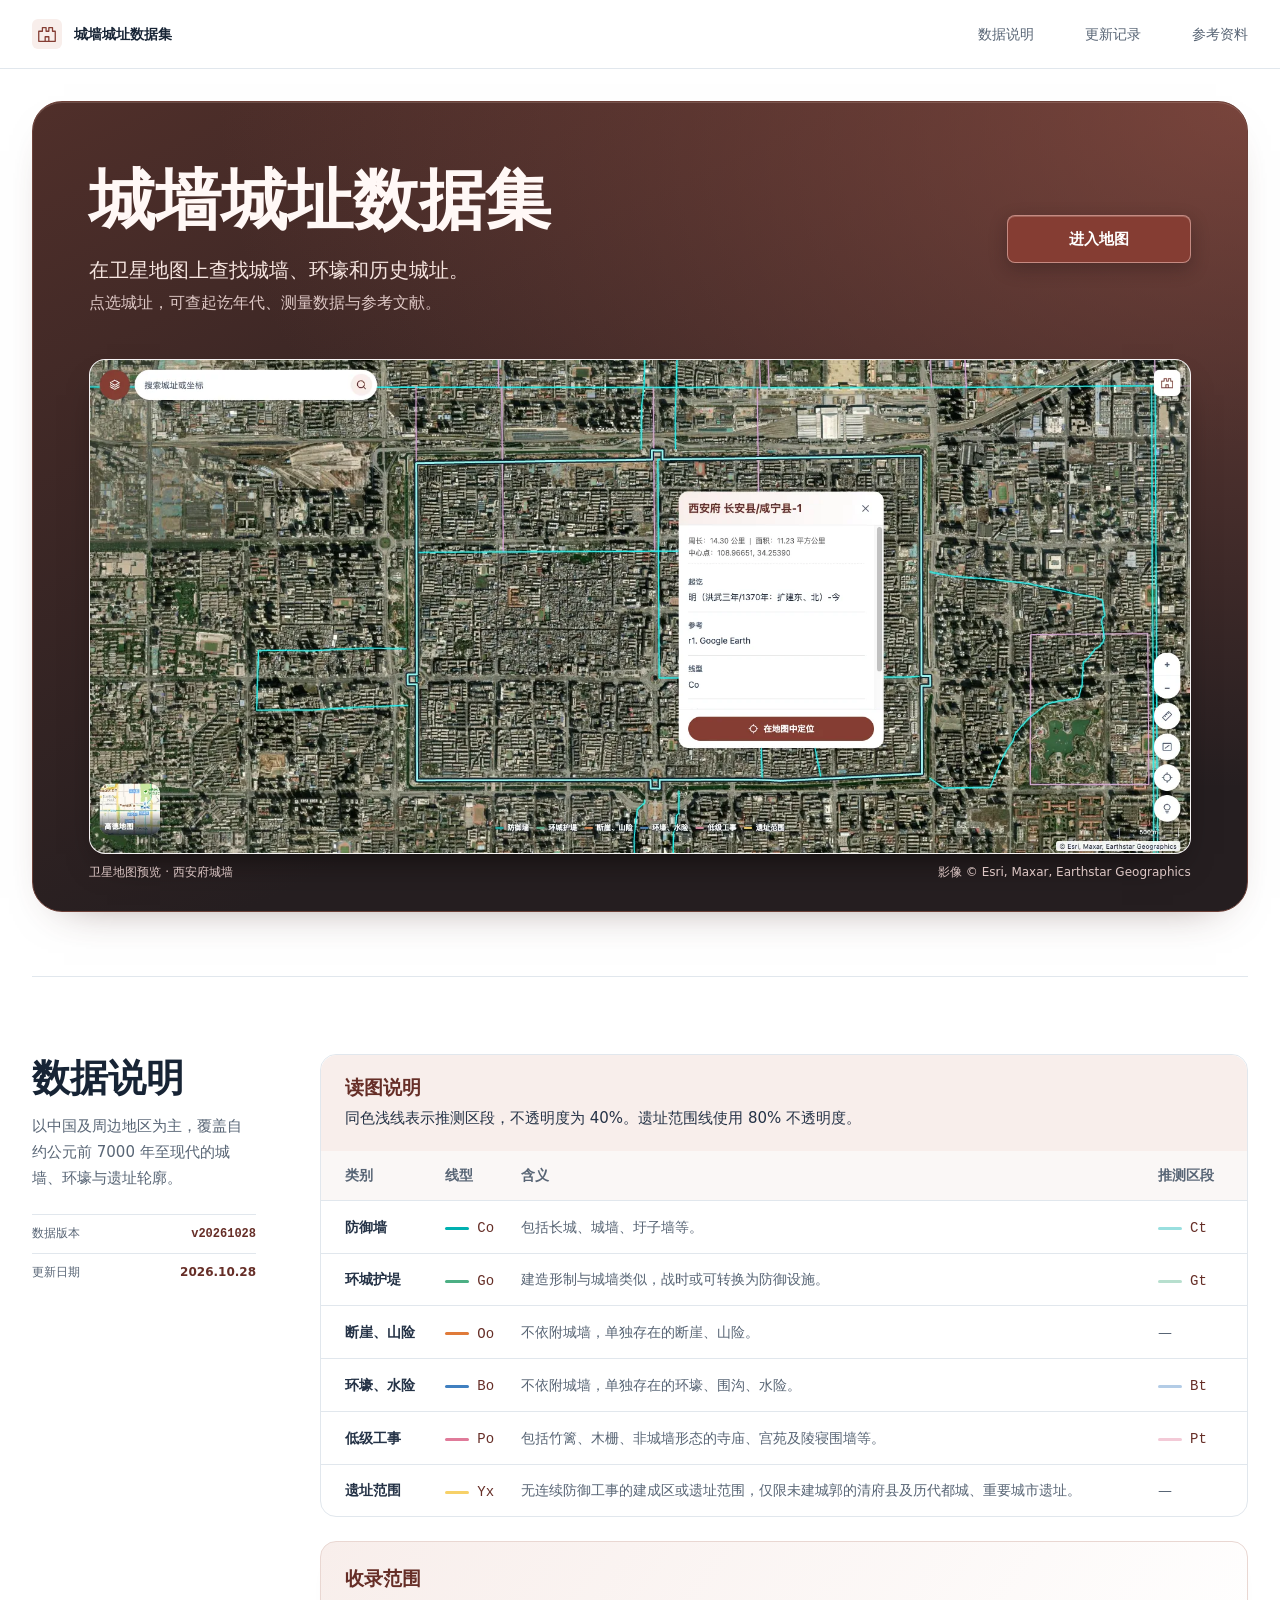
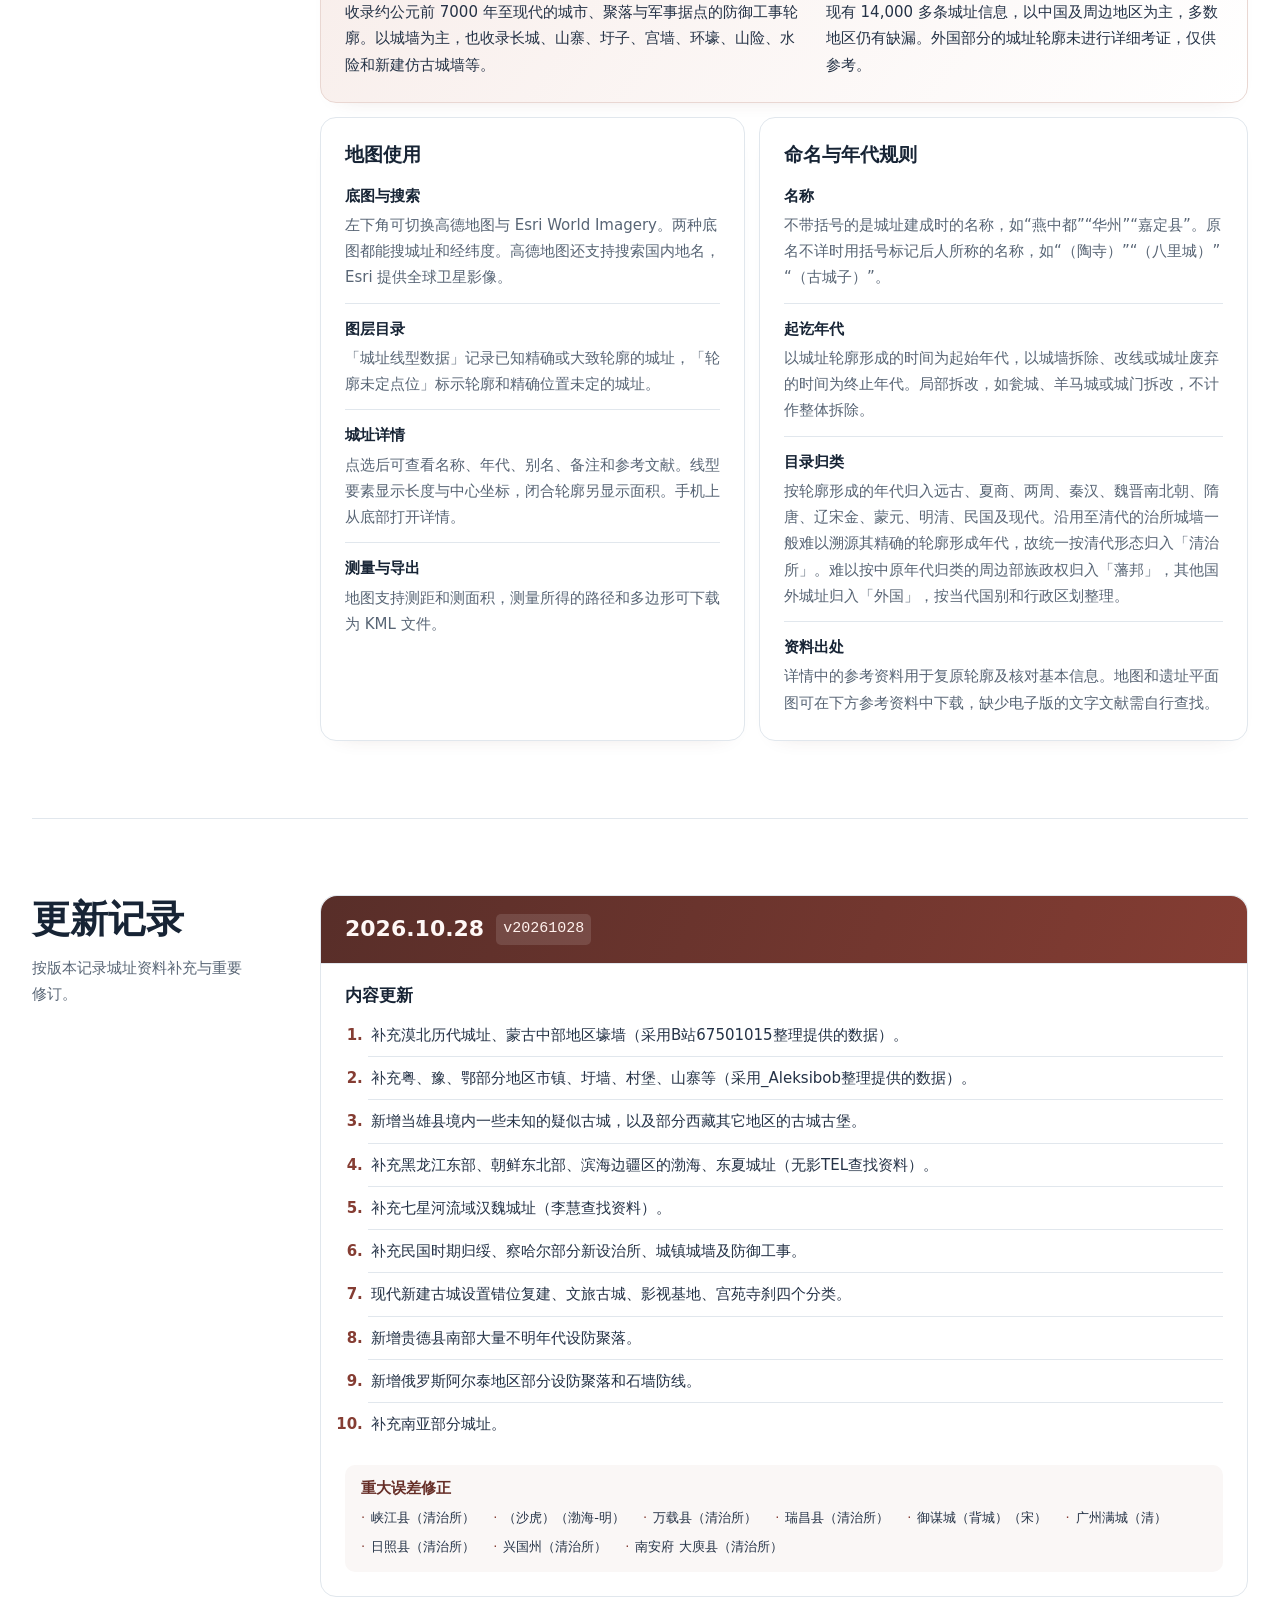
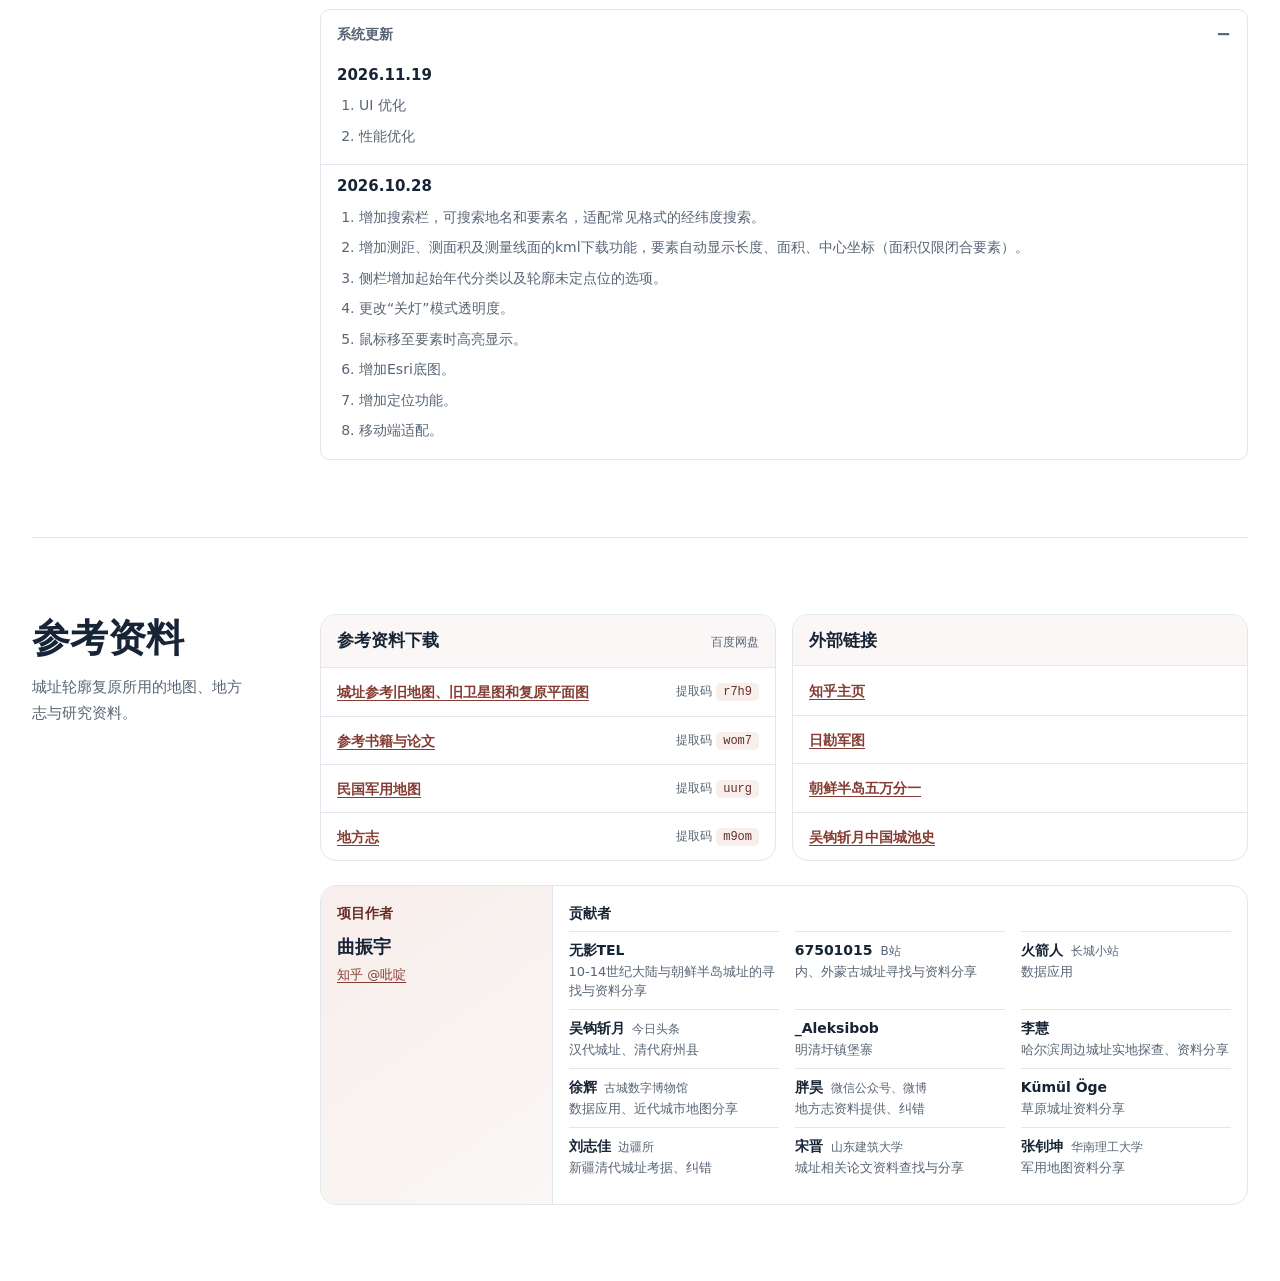
<file: index.html>
<!DOCTYPE html>
<html lang="zh-CN">
<head>
    <meta charset="UTF-8">
    <meta name="viewport" content="width=device-width, initial-scale=1.0">
    <meta name="description" content="在卫星地图上查找城墙、环壕和历史城址，查阅起讫年代、测量数据与参考文献。">
    <title>城墙城址数据集</title>
    <link rel="stylesheet" href="design.css?v=4">
    <link rel="stylesheet" href="home.css?v=7">
</head>
<body class="home-page">
    <header class="home-header">
        <div class="home-container home-header-inner">
            <a class="home-brand" href="#top">
                <svg viewBox="0 0 24 24" aria-hidden="true" fill="none" stroke="currentColor" stroke-width="1.4" stroke-linecap="round" stroke-linejoin="round">
                    <path d="M3 20V9h4V5h4v4h3V5h4v4h3v11H3zm7 0v-5h4v5"/>
                </svg>
                城墙城址数据集
            </a>
            <nav class="home-nav" aria-label="首页目录">
                <a href="#data">数据说明</a>
                <a href="#updates">更新记录</a>
                <a href="#references">参考资料</a>
            </nav>
        </div>
    </header>

    <main id="top" class="home-container">
        <section class="home-hero" aria-labelledby="home-title">
            <div class="home-hero-intro">
                <div>
                    <h1 id="home-title">城墙城址数据集</h1>
                    <p class="home-lead">在卫星地图上查找城墙、环壕和历史城址。</p>
                    <p>点选城址，可查起讫年代、测量数据与参考文献。</p>
                </div>
                <a class="home-primary" href="map-satellite.html">进入地图</a>
            </div>
            <figure class="home-preview">
                <img src="map-preview.webp?v=3" width="1824" height="817" fetchpriority="high"
                    alt="卫星地图预览，显示西安府城墙轮廓和城址详情窗口">
                <figcaption>
                    <span>卫星地图预览 · 西安府城墙</span>
                    <span>影像 © Esri, Maxar, Earthstar Geographics</span>
                </figcaption>
            </figure>
        </section>

        <section id="data" class="home-section" aria-labelledby="data-title">
            <header class="home-section-heading">
                <h2 id="data-title">数据说明</h2>
                <p>以中国及周边地区为主，覆盖自约公元前 7000 年至现代的城墙、环壕与遗址轮廓。</p>
                <dl class="home-meta">
                    <div><dt>数据版本</dt><dd><code>v20261028</code></dd></div>
                    <div><dt>更新日期</dt><dd><time datetime="2026-10-28">2026.10.28</time></dd></div>
                </dl>
            </header>

            <div class="home-section-content">
                <div class="home-legend-panel">
                    <div class="home-legend-heading">
                        <h3>读图说明</h3>
                        <p>同色浅线表示推测区段，不透明度为 40%。遗址范围线使用 80% 不透明度。</p>
                    </div>
                    <div class="home-legend-scroll" role="region" aria-label="线型图例" tabindex="0">
                        <table class="home-legend">
                            <thead>
                                <tr><th scope="col">类别</th><th scope="col">线型</th><th scope="col">含义</th><th scope="col">推测区段</th></tr>
                            </thead>
                            <tbody>
                                <tr>
                                    <th scope="row">防御墙</th>
                                    <td><span class="home-line-example"><span class="home-line home-line-wall" aria-hidden="true"></span><code>Co</code></span></td>
                                    <td>包括长城、城墙、圩子墙等。</td>
                                    <td><span class="home-line-example"><span class="home-line home-line-wall home-line-inferred" aria-hidden="true"></span><code>Ct</code></span></td>
                                </tr>
                                <tr>
                                    <th scope="row">环城护堤</th>
                                    <td><span class="home-line-example"><span class="home-line home-line-levee" aria-hidden="true"></span><code>Go</code></span></td>
                                    <td>建造形制与城墙类似，战时或可转换为防御设施。</td>
                                    <td><span class="home-line-example"><span class="home-line home-line-levee home-line-inferred" aria-hidden="true"></span><code>Gt</code></span></td>
                                </tr>
                                <tr>
                                    <th scope="row">断崖、山险</th>
                                    <td><span class="home-line-example"><span class="home-line home-line-cliff" aria-hidden="true"></span><code>Oo</code></span></td>
                                    <td>不依附城墙，单独存在的断崖、山险。</td>
                                    <td>—</td>
                                </tr>
                                <tr>
                                    <th scope="row">环壕、水险</th>
                                    <td><span class="home-line-example"><span class="home-line home-line-moat" aria-hidden="true"></span><code>Bo</code></span></td>
                                    <td>不依附城墙，单独存在的环壕、围沟、水险。</td>
                                    <td><span class="home-line-example"><span class="home-line home-line-moat home-line-inferred" aria-hidden="true"></span><code>Bt</code></span></td>
                                </tr>
                                <tr>
                                    <th scope="row">低级工事</th>
                                    <td><span class="home-line-example"><span class="home-line home-line-minor" aria-hidden="true"></span><code>Po</code></span></td>
                                    <td>包括竹篱、木栅、非城墙形态的寺庙、宫苑及陵寝围墙等。</td>
                                    <td><span class="home-line-example"><span class="home-line home-line-minor home-line-inferred" aria-hidden="true"></span><code>Pt</code></span></td>
                                </tr>
                                <tr>
                                    <th scope="row">遗址范围</th>
                                    <td><span class="home-line-example"><span class="home-line home-line-ruins" aria-hidden="true"></span><code>Yx</code></span></td>
                                    <td>无连续防御工事的建成区或遗址范围，仅限未建城郭的清府县及历代都城、重要城市遗址。</td>
                                    <td>—</td>
                                </tr>
                            </tbody>
                        </table>
                    </div>
                </div>

                <div class="home-reading-grid">
                    <section class="home-reading-card home-coverage" aria-labelledby="coverage-title">
                        <h3 id="coverage-title">收录范围</h3>
                        <p>收录约公元前 7000 年至现代的城市、聚落与军事据点的防御工事轮廓。以城墙为主，也收录长城、山寨、圩子、宫墙、环壕、山险、水险和新建仿古城墙等。</p>
                        <p>现有 14,000 多条城址信息，以中国及周边地区为主，多数地区仍有缺漏。外国部分的城址轮廓未进行详细考证，仅供参考。</p>
                    </section>
                    <section class="home-reading-card" aria-labelledby="map-use-title">
                        <h3 id="map-use-title">地图使用</h3>
                        <dl>
                            <div><dt>底图与搜索</dt><dd>左下角可切换高德地图与 Esri World Imagery。两种底图都能搜城址和经纬度。高德地图还支持搜索国内地名，Esri 提供全球卫星影像。</dd></div>
                            <div><dt>图层目录</dt><dd>「城址线型数据」记录已知精确或大致轮廓的城址，「轮廓未定点位」标示轮廓和精确位置未定的城址。</dd></div>
                            <div><dt>城址详情</dt><dd>点选后可查看名称、年代、别名、备注和参考文献。线型要素显示长度与中心坐标，闭合轮廓另显示面积。手机上从底部打开详情。</dd></div>
                            <div><dt>测量与导出</dt><dd>地图支持测距和测面积，测量所得的路径和多边形可下载为 KML 文件。</dd></div>
                        </dl>
                    </section>
                    <section class="home-reading-card" aria-labelledby="rules-title">
                        <h3 id="rules-title">命名与年代规则</h3>
                        <dl>
                            <div><dt>名称</dt><dd>不带括号的是城址建成时的名称，如“燕中都”“华州”“嘉定县”。原名不详时用括号标记后人所称的名称，如“（陶寺）”“（八里城）”“（古城子）”。</dd></div>
                            <div><dt>起讫年代</dt><dd>以城址轮廓形成的时间为起始年代，以城墙拆除、改线或城址废弃的时间为终止年代。局部拆改，如瓮城、羊马城或城门拆改，不计作整体拆除。</dd></div>
                            <div><dt>目录归类</dt><dd>按轮廓形成的年代归入远古、夏商、两周、秦汉、魏晋南北朝、隋唐、辽宋金、蒙元、明清、民国及现代。沿用至清代的治所城墙一般难以溯源其精确的轮廓形成年代，故统一按清代形态归入「清治所」。难以按中原年代归类的周边部族政权归入「藩邦」，其他国外城址归入「外国」，按当代国别和行政区划整理。</dd></div>
                            <div><dt>资料出处</dt><dd>详情中的参考资料用于复原轮廓及核对基本信息。地图和遗址平面图可在下方参考资料中下载，缺少电子版的文字文献需自行查找。</dd></div>
                        </dl>
                    </section>
                </div>
            </div>
        </section>

        <section id="updates" class="home-section" aria-labelledby="updates-title">
            <header class="home-section-heading">
                <h2 id="updates-title">更新记录</h2>
                <p>按版本记录城址资料补充与重要修订。</p>
            </header>

            <div class="home-section-content">
                <article class="home-release" aria-labelledby="release-title">
                    <div class="home-release-heading">
                        <h3 id="release-title"><time datetime="2026-10-28">2026.10.28</time></h3>
                        <code>v20261028</code>
                    </div>
                    <div class="home-content-updates">
                        <h4>内容更新</h4>
                        <ol>
                            <li>补充漠北历代城址、蒙古中部地区壕墙（采用B站67501015整理提供的数据）。</li>
                            <li>补充粤、豫、鄂部分地区市镇、圩墙、村堡、山寨等（采用_Aleksibob整理提供的数据）。</li>
                            <li>新增当雄县境内一些未知的疑似古城，以及部分西藏其它地区的古城古堡。</li>
                            <li>补充黑龙江东部、朝鲜东北部、滨海边疆区的渤海、东夏城址（无影TEL查找资料）。</li>
                            <li>补充七星河流域汉魏城址（李慧查找资料）。</li>
                            <li>补充民国时期归绥、察哈尔部分新设治所、城镇城墙及防御工事。</li>
                            <li>现代新建古城设置错位复建、文旅古城、影视基地、宫苑寺刹四个分类。</li>
                            <li>新增贵德县南部大量不明年代设防聚落。</li>
                            <li>新增俄罗斯阿尔泰地区部分设防聚落和石墙防线。</li>
                            <li>补充南亚部分城址。</li>
                        </ol>
                    </div>
                    <div class="home-corrections">
                        <h4>重大误差修正</h4>
                        <ul>
                            <li>峡江县（清治所）</li>
                            <li>（沙虎）（渤海-明）</li>
                            <li>万载县（清治所）</li>
                            <li>瑞昌县（清治所）</li>
                            <li>御谋城（背城）（宋）</li>
                            <li>广州满城（清）</li>
                            <li>日照县（清治所）</li>
                            <li>兴国州（清治所）</li>
                            <li>南安府 大庾县（清治所）</li>
                        </ul>
                    </div>
                </article>
                <details class="home-system-updates" open>
                    <summary>系统更新 <span class="home-system-expand" aria-hidden="true">+</span><span class="home-system-collapse" aria-hidden="true">−</span></summary>
                    <h4><time datetime="2026-11-19">2026.11.19</time></h4>
                    <ol>
                        <li>UI 优化</li>
                        <li>性能优化</li>
                    </ol>
                    <h4>2026.10.28</h4>
                    <ol>
                        <li>增加搜索栏，可搜索地名和要素名，适配常见格式的经纬度搜索。</li>
                        <li>增加测距、测面积及测量线面的kml下载功能，要素自动显示长度、面积、中心坐标（面积仅限闭合要素）。</li>
                        <li>侧栏增加起始年代分类以及轮廓未定点位的选项。</li>
                        <li>更改“关灯”模式透明度。</li>
                        <li>鼠标移至要素时高亮显示。</li>
                        <li>增加Esri底图。</li>
                        <li>增加定位功能。</li>
                        <li>移动端适配。</li>
                    </ol>
                </details>
            </div>
        </section>

        <section id="references" class="home-section" aria-labelledby="references-title">
            <header class="home-section-heading">
                <h2 id="references-title">参考资料</h2>
                <p>城址轮廓复原所用的地图、地方志与研究资料。</p>
            </header>

            <div class="home-section-content">
                <div class="home-reference-columns">
                    <section class="home-reference-card" aria-labelledby="downloads-title">
                        <header>
                            <h3 id="downloads-title">参考资料下载</h3>
                            <span>百度网盘</span>
                        </header>
                        <ul class="home-source-list">
                            <li>
                                <a href="https://pan.baidu.com/s/1mhYDC5NKuzzkaRMow53UQg?pwd=r7h9" target="_blank" rel="noopener">城址参考旧地图、旧卫星图和复原平面图</a>
                                <span class="home-extraction">提取码 <code>r7h9</code></span>
                            </li>
                            <li>
                                <a href="https://pan.baidu.com/s/15tAQ6dZIi79ofxntUMO_tQ?pwd=wom7" target="_blank" rel="noopener">参考书籍与论文</a>
                                <span class="home-extraction">提取码 <code>wom7</code></span>
                            </li>
                            <li>
                                <a href="https://pan.baidu.com/s/1B2YKeS4Tsn8oVkj_kREeaw?pwd=uurg" target="_blank" rel="noopener">民国军用地图</a>
                                <span class="home-extraction">提取码 <code>uurg</code></span>
                            </li>
                            <li>
                                <a href="https://pan.baidu.com/s/1iBNhhOfjo5H3KvqLO4Y2PA?pwd=m9om" target="_blank" rel="noopener">地方志</a>
                                <span class="home-extraction">提取码 <code>m9om</code></span>
                            </li>
                        </ul>
                    </section>
                    <section class="home-reference-card" aria-labelledby="external-title">
                        <header>
                            <h3 id="external-title">外部链接</h3>
                        </header>
                        <ul class="home-source-list home-external-links">
                            <li><a href="https://www.zhihu.com/people/bi-ding-38/columns" target="_blank" rel="noopener">知乎主页</a></li>
                            <li><a href="https://stanford.maps.arcgis.com/apps/PublicGallery/index.html?appid=1ed3022fc7884690a2f137bce9dfe4fe" target="_blank" rel="noopener">日勘军图</a></li>
                            <li><a href="https://earthworks.stanford.edu/catalog/stanford-ng525ny5879" target="_blank" rel="noopener">朝鲜半岛五万分一</a></li>
                            <li><a href="https://www.toutiao.com/c/user/token/MS4wLjABAAAAqPVHnPcZAPEGzXH-_YqjELLyUz6YPkhoK0uQaT1qsExy44lY6k5KYfC4wenzumDn/" target="_blank" rel="noopener">吴钩斩月中国城池史</a></li>
                        </ul>
                    </section>
                </div>
                <div class="home-credits">
                    <section class="home-author" aria-labelledby="author-title">
                        <h3 id="author-title">项目作者</h3>
                        <p><strong>曲振宇</strong> <a href="https://www.zhihu.com/people/bi-ding-38/columns" target="_blank" rel="noopener">知乎 @吡啶</a></p>
                    </section>
                    <section class="home-contributors" aria-labelledby="contributors-title">
                        <h3 id="contributors-title">贡献者</h3>
                        <dl>
                            <div><dt>无影TEL</dt><dd>10-14世纪大陆与朝鲜半岛城址的寻找与资料分享</dd></div>
                            <div><dt>67501015 <span class="home-credit-affiliation">B站</span></dt><dd>内、外蒙古城址寻找与资料分享</dd></div>
                            <div><dt>火箭人 <span class="home-credit-affiliation">长城小站</span></dt><dd>数据应用</dd></div>
                            <div><dt>吴钩斩月 <span class="home-credit-affiliation">今日头条</span></dt><dd>汉代城址、清代府州县</dd></div>
                            <div><dt>_Aleksibob</dt><dd>明清圩镇堡寨</dd></div>
                            <div><dt>李慧</dt><dd>哈尔滨周边城址实地探查、资料分享</dd></div>
                            <div><dt>徐辉 <span class="home-credit-affiliation">古城数字博物馆</span></dt><dd>数据应用、近代城市地图分享</dd></div>
                            <div><dt>胖昊 <span class="home-credit-affiliation">微信公众号、微博</span></dt><dd>地方志资料提供、纠错</dd></div>
                            <div><dt>Kümül Öge</dt><dd>草原城址资料分享</dd></div>
                            <div><dt>刘志佳 <span class="home-credit-affiliation">边疆所</span></dt><dd>新疆清代城址考据、纠错</dd></div>
                            <div><dt>宋晋 <span class="home-credit-affiliation">山东建筑大学</span></dt><dd>城址相关论文资料查找与分享</dd></div>
                            <div><dt>张钊坤 <span class="home-credit-affiliation">华南理工大学</span></dt><dd>军用地图资料分享</dd></div>
                        </dl>
                    </section>
                </div>
            </div>
        </section>
    </main>
</body>
</html>
</file>
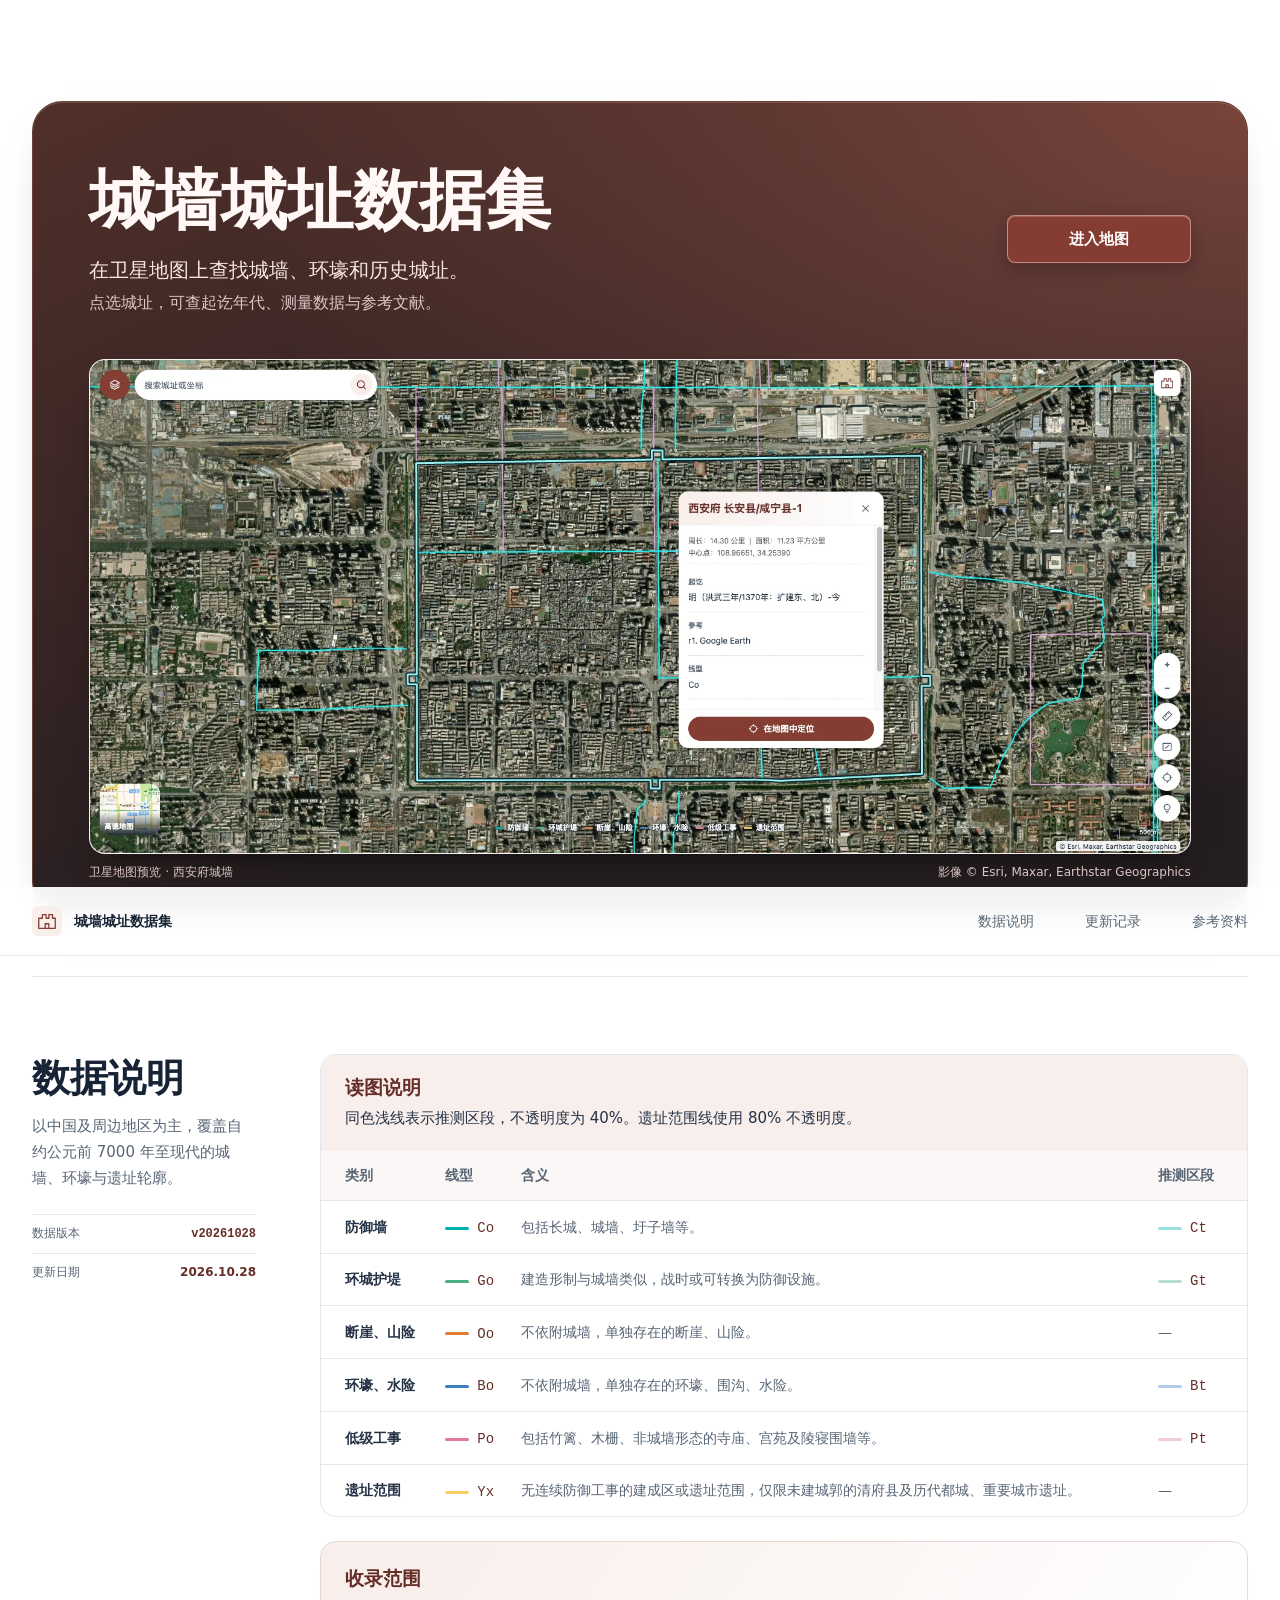
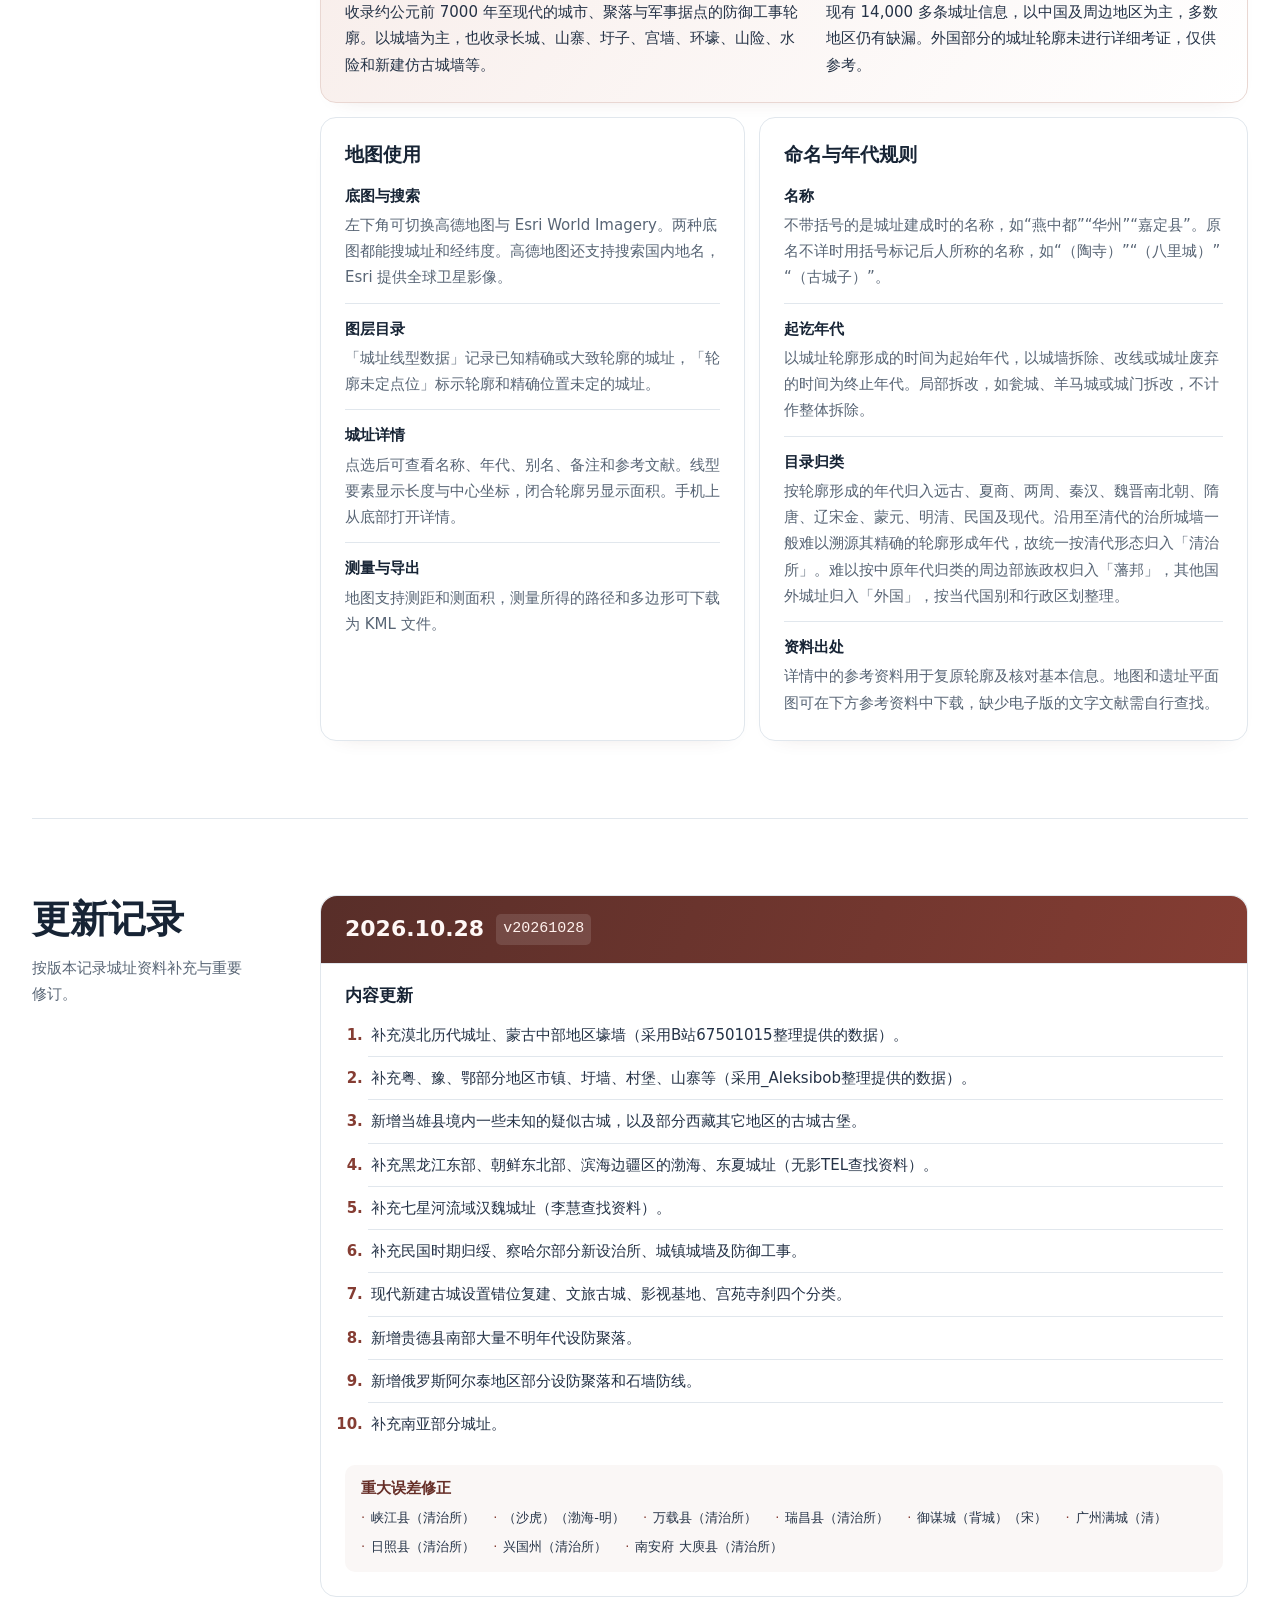
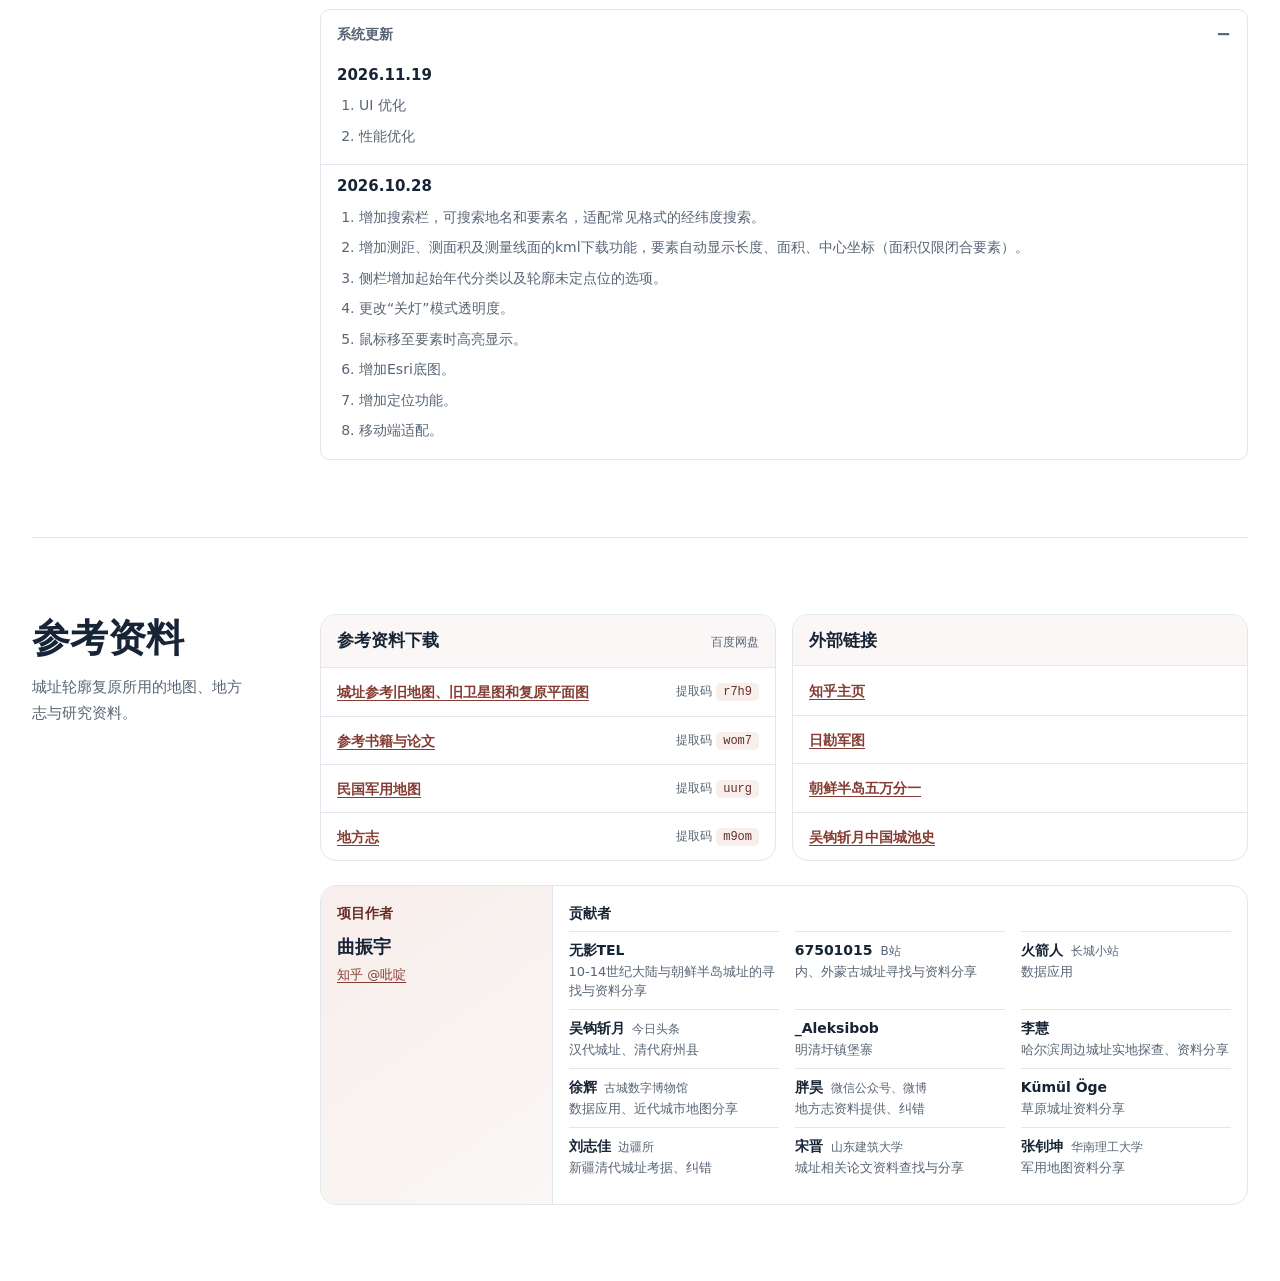
<file: about.html>
<!DOCTYPE html>
<html lang="zh-CN">
<head>
    <meta charset="UTF-8">
    <meta name="viewport" content="width=device-width, initial-scale=1.0">
    <meta http-equiv="refresh" content="0; url=index.html#data">
    <title>项目资料 · 城墙城址数据集</title>
</head>
<body>
    <a href="index.html#data">城墙城址数据集项目资料</a>
</body>
</html>
</file>
<file: design.css>
:root {
    --font-ui: system-ui, "PingFang SC", "Microsoft YaHei", sans-serif;
    --primary: #853d33;
    --secondary: #516175;
    --heading: #172435;
    --text: #243246;
    --muted: #586575;
    --surface: #fff;
    --background: #f1f4f7;
    --border: #e1e7ed;
    --selected: #f8eeeb;
    --selected-text: #662e27;
    --focus: #a34f42;
    --error: #b3261e;
    --font-small: 12px;
    --font-body: 14px;
    --font-panel: 18px;
    --font-title: 24px;
    --radius-row: 8px;
    --radius-group: 10px;
    --radius-card: 16px;
    --radius-pill: 999px;
    --sidebar-width: min(368px, 100vw);
    --map-inset: 16px;
    --shadow: 0 2px 10px #17243526;
    --wall: #00b0b0;
    --levee: #4caf84;
    --cliff: #e07b3a;
    --moat: #4080c0;
    --minor: #e07b9a;
    --ruins: #f5c542;
}

* { box-sizing: border-box; }
body { margin: 0; font: var(--font-body)/1.5 var(--font-ui); color: var(--text); background: var(--background); }
button, input { font: inherit; }
button { color: inherit; cursor: pointer; }
a { color: var(--primary); }
:focus-visible { outline: 2px solid var(--focus); outline-offset: 2px; }
[hidden] { display: none !important; }
</file>
<file: home.css>
.home-page {
    --home-anchor-gap: 88px;
    --home-serif: Georgia, "Songti SC", "Noto Serif CJK SC", SimSun, serif;
    --home-brick-line: #e9d7d2;
    background: var(--surface);
}

.home-container {
    width: min(1216px, calc(100% - 48px));
    margin-inline: auto;
}

.home-header {
    position: sticky;
    z-index: 2;
    top: 0;
    background: #fffffff0;
    backdrop-filter: blur(12px);
    border-bottom: 1px solid var(--border);
}

.home-header-inner {
    display: flex;
    min-height: 68px;
    align-items: center;
    justify-content: space-between;
    gap: 16px;
}

.home-brand, .home-nav a {
    display: inline-flex;
    align-items: center;
    min-height: 44px;
    color: var(--heading);
    text-decoration: none;
}

.home-brand {
    gap: 12px;
    font-weight: 650;
    white-space: nowrap;
}

.home-brand svg {
    width: 30px;
    height: 30px;
    padding: 4px;
    border-radius: 6px;
    color: var(--primary);
    background: var(--selected);
}

.home-nav {
    display: flex;
    align-items: center;
    gap: clamp(16px, 4vw, 60px);
}

.home-nav a {
    color: var(--muted);
    white-space: nowrap;
}

.home-nav a:hover, .home-brand:hover { color: var(--primary); }

.home-container[id], .home-section[id] { scroll-margin-top: var(--home-anchor-gap); }

.home-hero {
    margin-block: clamp(16px, 2.5vw, 32px) clamp(30px, 5vw, 64px);
    padding: clamp(26px, 4.8vw, 66px) clamp(16px, 4.4vw, 60px) clamp(16px, 2.5vw, 30px);
    border: 1px solid #6d4038;
    border-radius: clamp(16px, 2.5vw, 30px);
    background:
        radial-gradient(ellipse at 100% 0%, #985347ad, transparent 60%),
        linear-gradient(155deg, #502f2a, #251e20 66%);
    box-shadow: 0 18px 45px -32px #492824a6, inset 0 1px 0 #ffe4dd2b;
}

.home-hero-intro {
    display: flex;
    justify-content: space-between;
    align-items: center;
    gap: 28px;
    margin-bottom: 44px;
}

.home-hero h1 {
    margin: 0 0 16px;
    color: #fff8f6;
    font-family: var(--home-serif);
    font-size: clamp(32px, 6vw, 66px);
    font-weight: 650;
    line-height: 1.15;
}

.home-hero-intro p {
    margin: 6px 0 0;
    color: #ddc7c5;
    font-size: 16px;
}

.home-hero-intro .home-lead {
    color: #f6e5e0;
    font-size: clamp(17px, 2vw, 20px);
}

.home-primary {
    display: inline-flex;
    align-items: center;
    justify-content: center;
    flex-shrink: 0;
    min-width: 184px;
    min-height: 48px;
    padding: 8px 18px;
    border-radius: var(--radius-row);
    background: var(--primary);
    color: var(--surface);
    border: 1px solid #facac48c;
    box-shadow: 0 6px 18px #1b111350, inset 0 1px 0 #ffe4dd3b;
    font-size: 15px;
    font-weight: 650;
    text-decoration: none;
}

.home-primary:hover { background: var(--selected-text); }

.home-preview { margin: 0; }

.home-preview img {
    display: block;
    width: 100%;
    height: auto;
    border: 1px solid #fff1ed55;
    border-radius: var(--radius-card);
    background: var(--background);
    box-shadow: 0 18px 34px -18px #0a0606d9;
}

.home-preview figcaption {
    display: flex;
    justify-content: space-between;
    flex-wrap: wrap;
    gap: 3px 16px;
    margin-top: 9px;
    color: #ddc7c5;
    font-size: var(--font-small);
}

.home-section {
    display: grid;
    grid-template-columns: minmax(180px, 224px) minmax(0, 1fr);
    gap: clamp(24px, 5vw, 72px);
    padding: clamp(40px, 6vw, 80px) 0;
    border-top: 1px solid var(--border);
    font-size: 15px;
    line-height: 1.75;
    overflow-wrap: anywhere;
}

.home-section-heading {
    position: sticky;
    top: calc(var(--home-anchor-gap) + 8px);
    align-self: start;
}

.home-section h2, .home-section h3, .home-section h4 {
    margin: 0;
    color: var(--heading);
    font-weight: 650;
    line-height: 1.3;
}

.home-section h2 { font-family: var(--home-serif); font-size: clamp(28px, 3.25vw, 38px); }
.home-section h3 { font-size: 19px; }
.home-section h4 { font-size: 15px; }
.home-section p { margin: 10px 0 0; }
.home-section-heading > p { color: var(--muted); }

.home-meta {
    margin: 22px 0 0;
    font-size: var(--font-small);
}

.home-meta > div {
    display: flex;
    justify-content: space-between;
    gap: 8px 14px;
    padding: 8px 0;
    border-top: 1px solid var(--border);
}
.home-meta dt { color: var(--muted); }
.home-meta dd { margin: 0; color: var(--selected-text); font-weight: 600; }

.home-legend-panel, .home-release {
    border: 1px solid var(--border);
    border-radius: var(--radius-card);
    background: var(--surface);
}

.home-legend-heading {
    padding: 20px 24px;
    border-radius: var(--radius-card) var(--radius-card) 0 0;
    background: var(--selected);
}
.home-legend-heading h3 { color: var(--selected-text); }
.home-legend-heading p { margin-top: 6px; color: var(--text); }

.home-legend-scroll {
    border-radius: 0 0 var(--radius-card) var(--radius-card);
    overflow-x: auto;
}
.home-legend {
    width: 100%;
    border-collapse: collapse;
    font-size: var(--font-body);
    text-align: left;
}

.home-legend th, .home-legend td {
    padding: 12px 10px;
    border-bottom: 1px solid var(--border);
    text-align: left;
}
.home-legend :is(th, td):first-child { padding-inline-start: 24px; }
.home-legend :is(th, td):last-child { padding-inline-end: 24px; }
.home-legend thead th { color: var(--muted); white-space: nowrap; background: #faf7f6; }
.home-legend tbody th { font-weight: 600; }
.home-legend tbody td { color: var(--muted); }
.home-legend tbody tr:last-child > * { border-bottom: 0; }
.home-legend td { vertical-align: middle; }
.home-legend code { color: var(--selected-text); }
.home-line-example { display: inline-flex; align-items: center; gap: 8px; white-space: nowrap; }
.home-line { width: 24px; height: 3px; border-radius: var(--radius-pill); background: currentColor; }
.home-line-wall { color: var(--wall); }
.home-line-levee { color: var(--levee); }
.home-line-cliff { color: var(--cliff); }
.home-line-moat { color: var(--moat); }
.home-line-minor { color: var(--minor); }
.home-line-ruins { color: var(--ruins); opacity: .8; }
.home-line-inferred { opacity: .4; }

.home-reading-grid, .home-reference-columns {
    display: grid;
    gap: 20px clamp(20px, 3vw, 44px);
}

.home-reading-grid {
    grid-template-columns: minmax(0, 1fr) minmax(0, 1.15fr);
    gap: 14px;
    margin-top: 24px;
}

.home-reading-card {
    padding: clamp(16px, 2vw, 24px);
    border: 1px solid var(--border);
    border-radius: var(--radius-card);
    background: var(--surface);
    box-shadow: 0 10px 22px -21px #63362b50;
}

.home-reading-card dl { margin: 16px 0 0; }
.home-reading-card dt { color: var(--heading); font-weight: 650; }
.home-reading-card dd { margin: 3px 0 0; color: var(--muted); }
.home-reading-card dl > div + div {
    margin-top: 12px;
    padding-top: 12px;
    border-top: 1px solid var(--border);
}

.home-coverage {
    grid-column: 1 / -1;
    display: grid;
    grid-template-columns: minmax(0, 1.15fr) minmax(0, 1fr);
    gap: 8px 24px;
    border-color: var(--home-brick-line);
    background: linear-gradient(125deg, var(--selected), var(--surface));
}

.home-coverage h3 { grid-column: 1 / -1; color: var(--selected-text); }
.home-coverage p { margin: 0; }

.home-release-heading {
    display: flex;
    align-items: center;
    flex-wrap: wrap;
    gap: 12px;
    padding: 18px 24px;
    border-radius: var(--radius-card) var(--radius-card) 0 0;
    border-bottom: 1px solid var(--border);
    background: linear-gradient(110deg, #582e29, var(--primary));
}
.home-release-heading h3 { font-size: 22px; color: #fff8f6; }
.home-release-heading code, .home-extraction code {
    padding: 2px 7px;
    border-radius: 5px;
    color: var(--selected-text);
    background: var(--surface);
    white-space: nowrap;
}
.home-release-heading code { color: #fff1ed; background: #ffffff1f; }

.home-content-updates { padding: 20px 24px; }
.home-content-updates h4 { font-size: 17px; }
.home-content-updates ol { margin: 8px 0 0; padding: 0; }
.home-content-updates li { margin-inline-start: 23px; padding: 8px 0 8px 3px; }
.home-content-updates li + li { border-top: 1px solid var(--border); }
.home-content-updates li::marker { font-weight: 650; color: var(--primary); }

.home-system-updates {
    margin-top: 12px;
    border: 1px solid var(--border);
    border-radius: var(--radius-group);
    color: var(--muted);
    font-size: var(--font-body);
}

.home-system-updates summary {
    display: flex;
    justify-content: space-between;
    align-items: center;
    min-height: 44px;
    padding: 8px 16px;
    border-radius: inherit;
    list-style: none;
    cursor: pointer;
    font-weight: 600;
}

.home-system-updates summary::-webkit-details-marker { display: none; }
.home-system-updates summary:hover { background: var(--background); }
.home-system-updates summary span { color: var(--secondary); font-size: 18px; }
.home-system-updates[open] .home-system-expand,
.home-system-updates:not([open]) .home-system-collapse { display: none; }
.home-system-updates h4 { padding: 8px 16px 0; }
.home-system-updates ol + h4 { padding-top: 12px; border-top: 1px solid var(--border); }
.home-system-updates ol { margin: 0; padding: 8px 16px 16px 38px; }
.home-system-updates li + li { margin-top: 6px; }

.home-corrections {
    margin: 0 24px 24px;
    padding: 14px 16px;
    border-radius: var(--radius-group);
    background: #faf7f6;
}
.home-corrections h4 { color: var(--selected-text); }
.home-corrections ul {
    display: flex;
    flex-wrap: wrap;
    gap: 6px 18px;
    margin: 8px 0 0;
    padding: 0;
    list-style: none;
    font-size: 13px;
}
.home-corrections li::before { content: "·"; margin-right: 6px; color: var(--primary); }

.home-reference-columns {
    grid-template-columns: repeat(2, minmax(0, 1fr));
    gap: 16px;
}

.home-reference-card {
    display: flex;
    flex-direction: column;
    border: 1px solid var(--border);
    border-radius: var(--radius-card);
}

.home-reference-card header {
    display: flex;
    align-items: baseline;
    justify-content: space-between;
    gap: 8px;
    padding: 14px 16px;
    border-radius: var(--radius-card) var(--radius-card) 0 0;
    background: #faf7f6;
    border-bottom: 1px solid var(--border);
}

.home-reference-card h3 { font-size: 17px; }
.home-reference-card header span { color: var(--muted); font-size: var(--font-small); white-space: nowrap; }

.home-source-list {
    display: grid;
    grid-auto-rows: 1fr;
    flex: 1;
    list-style: none;
    margin: 0;
    padding: 0;
}

.home-source-list li {
    display: flex;
    align-items: center;
    justify-content: space-between;
    gap: 6px 12px;
    min-height: 48px;
    padding: 8px 16px;
}

.home-source-list li + li { border-top: 1px solid var(--border); }
.home-source-list li:last-child { border-radius: 0 0 var(--radius-card) var(--radius-card); }
.home-source-list li:hover { background: var(--selected); }
.home-source-list a { font-size: var(--font-body); font-weight: 600; line-height: 1.45; text-underline-offset: 3px; }
.home-source-list a:hover { color: var(--selected-text); }
.home-external-links li { padding: 0; }
.home-external-links a { display: flex; align-items: center; width: 100%; align-self: stretch; padding: 8px 16px; }
.home-extraction { color: var(--muted); white-space: nowrap; font-size: var(--font-small); }
.home-extraction code { background: var(--selected); }

.home-credits {
    display: grid;
    grid-template-columns: minmax(140px, 1fr) minmax(0, 3fr);
    margin-top: 24px;
    border: 1px solid var(--border);
    border-radius: var(--radius-card);
}

.home-author, .home-contributors { padding: 18px 16px; }
.home-author {
    border-radius: var(--radius-card) 0 0 var(--radius-card);
    border-inline-end: 1px solid var(--border);
    background: linear-gradient(145deg, var(--selected), #faf7f6);
}

.home-author h3, .home-contributors h3 { font-size: var(--font-body); }
.home-author h3 { color: var(--selected-text); }
.home-author p { display: grid; gap: 2px; margin-top: 8px; }
.home-author strong { color: var(--heading); font-size: 18px; font-weight: 650; }
.home-author a { font-size: 13px; text-underline-offset: 3px; }

.home-contributors dl {
    display: grid;
    grid-template-columns: repeat(auto-fit, minmax(min(174px, 100%), 1fr));
    gap: 0 16px;
    margin: 8px 0 0;
}

.home-contributors dl > div { padding: 8px 0; border-top: 1px solid var(--border); }
.home-contributors dt { color: var(--heading); font-size: 14px; font-weight: 650; line-height: 1.45; }
.home-credit-affiliation { margin-inline-start: 3px; color: var(--muted); font-size: var(--font-small); font-weight: 400; }
.home-contributors dd { margin: 2px 0 0; color: var(--muted); font-size: 13px; line-height: 1.5; }

@media (max-width: 1020px) {
    .home-section { grid-template-columns: minmax(0, 1fr); gap: 24px; }
    .home-section-heading { position: static; }
    .home-meta { display: flex; flex-wrap: wrap; gap: 0 20px; margin-top: 12px; }
    .home-meta > div { border: 0; padding: 3px 0; }
}

@media (max-width: 700px) {
    .home-page { --home-anchor-gap: 112px; }
    .home-container { width: calc(100% - 32px); }
    .home-header-inner {
        flex-direction: column;
        align-items: flex-start;
        gap: 0;
        padding-block: 4px;
    }
    .home-hero-intro {
        flex-direction: column;
        align-items: flex-start;
        gap: 18px;
        margin-bottom: 22px;
    }
    .home-legend-heading, .home-release-heading, .home-content-updates { padding: 14px; }
    .home-legend th, .home-legend td { padding: 8px 4px; font-size: 12px; }
    .home-legend :is(th, td):first-child { padding-inline-start: 9px; }
    .home-legend :is(th, td):last-child { padding-inline-end: 9px; }
    .home-corrections { margin: 0 14px 14px; padding: 12px; }
    .home-line-example { gap: 4px; }
    .home-line { width: 12px; }
    .home-reading-grid, .home-coverage, .home-reference-columns, .home-credits { grid-template-columns: minmax(0, 1fr); }
    .home-author { border-radius: var(--radius-card) var(--radius-card) 0 0; border-inline-end: 0; border-bottom: 1px solid var(--border); }
    .home-author p { display: flex; flex-wrap: wrap; align-items: baseline; gap: 4px 12px; }
    .home-source-list { grid-auto-rows: auto; }
    .home-contributors dl { grid-template-columns: repeat(auto-fit, minmax(min(140px, 100%), 1fr)); }
}
</file>
